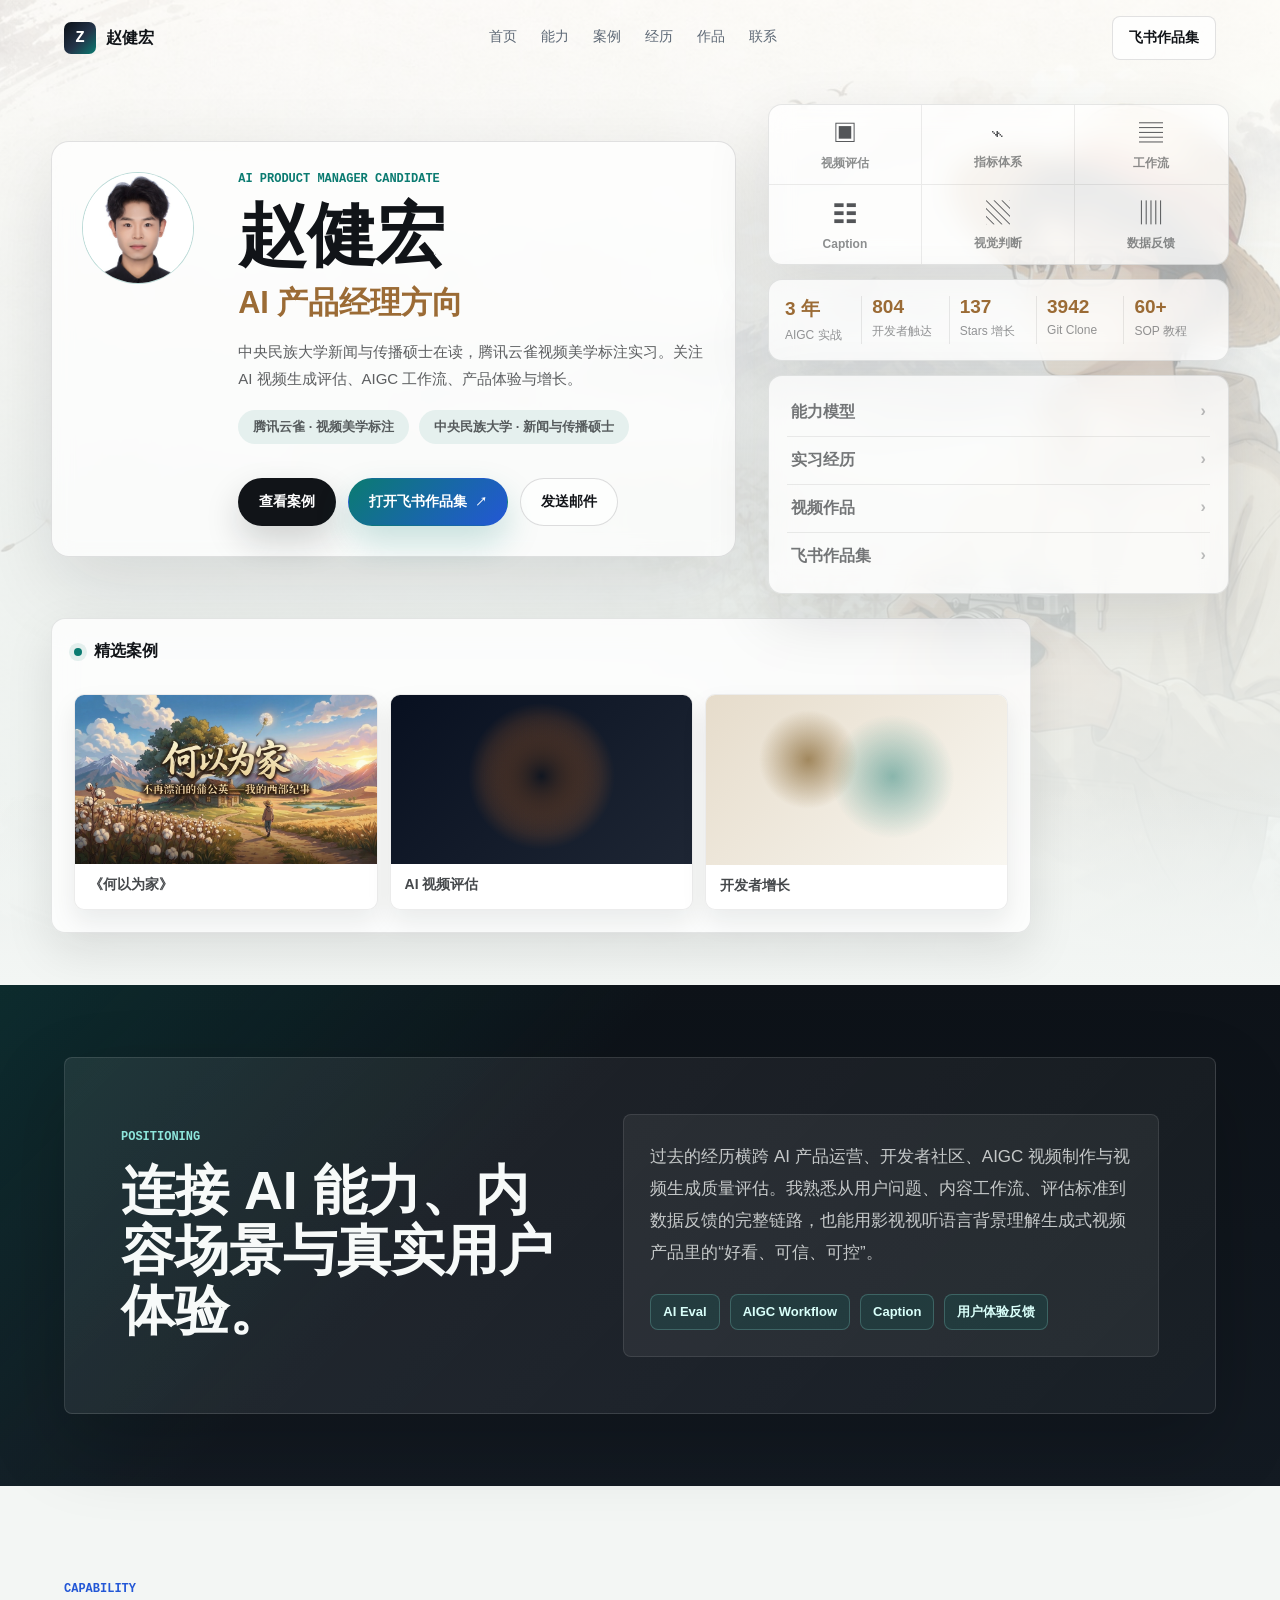
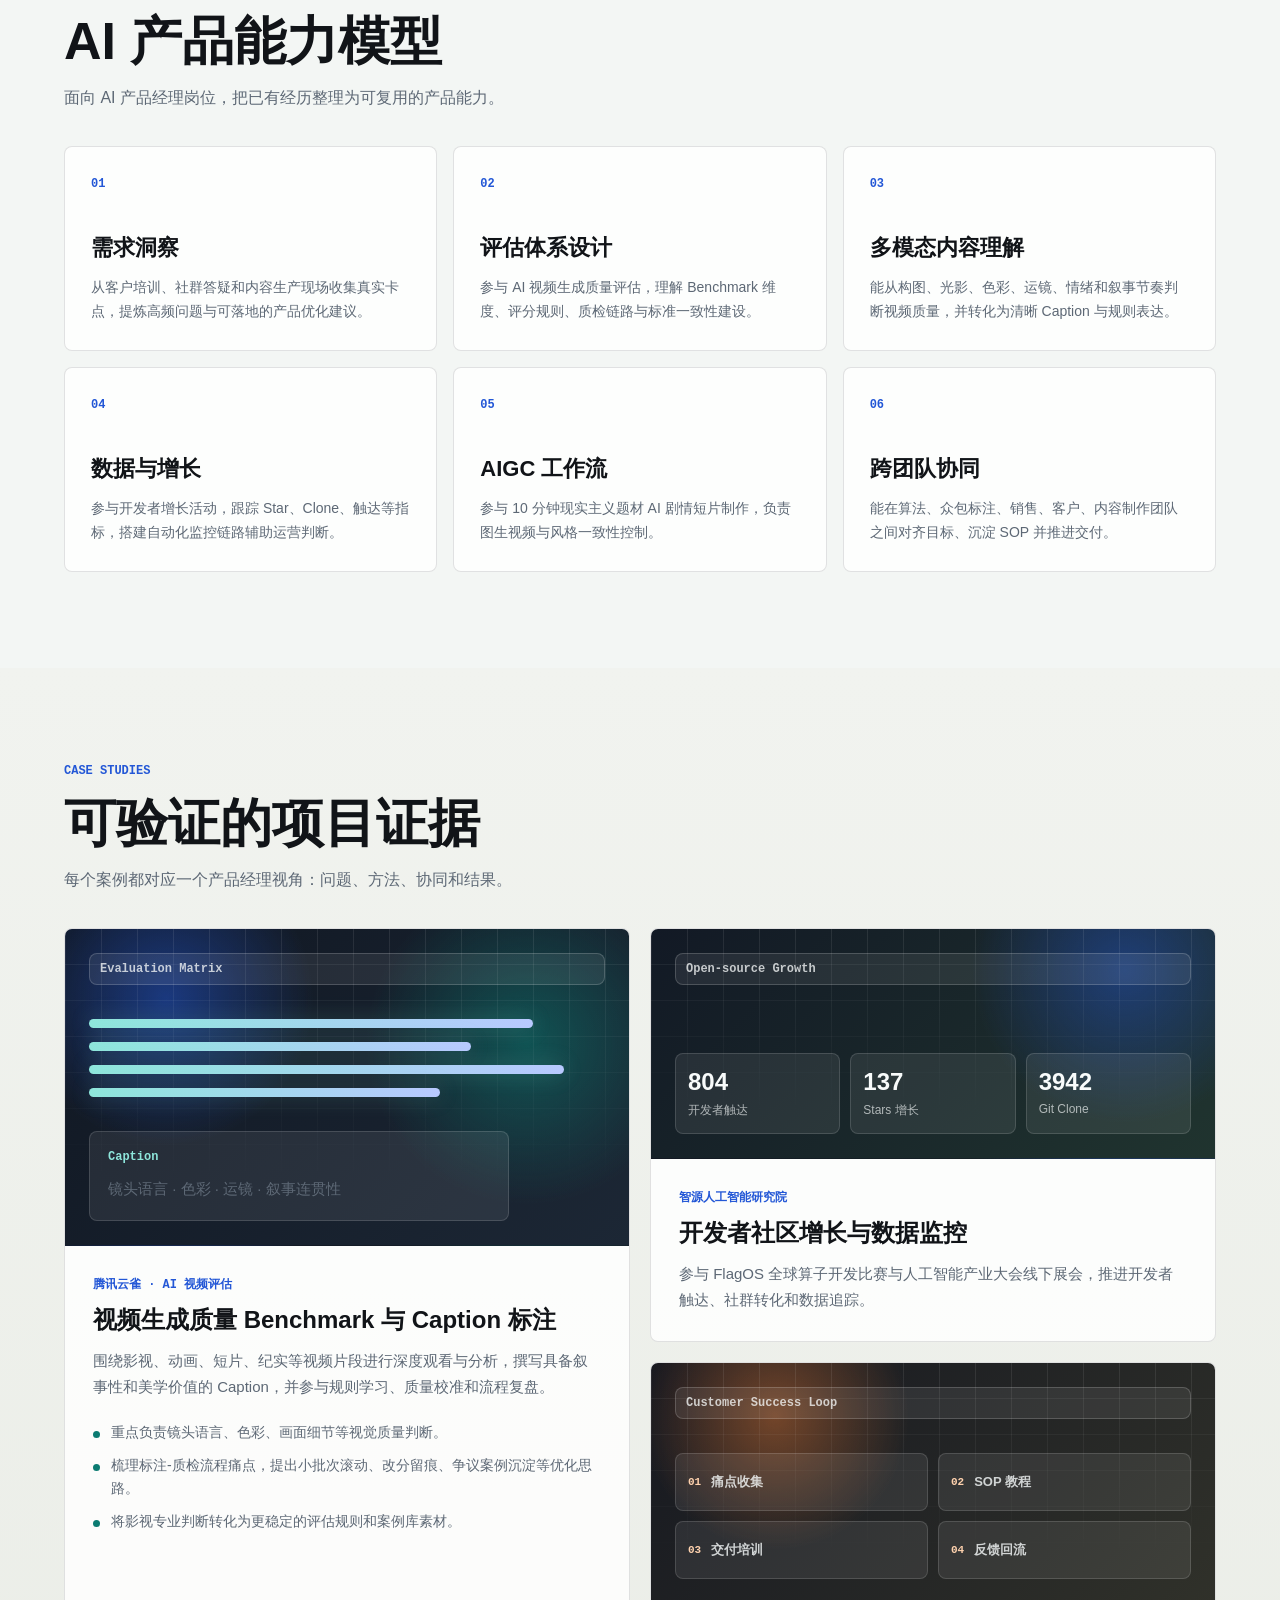
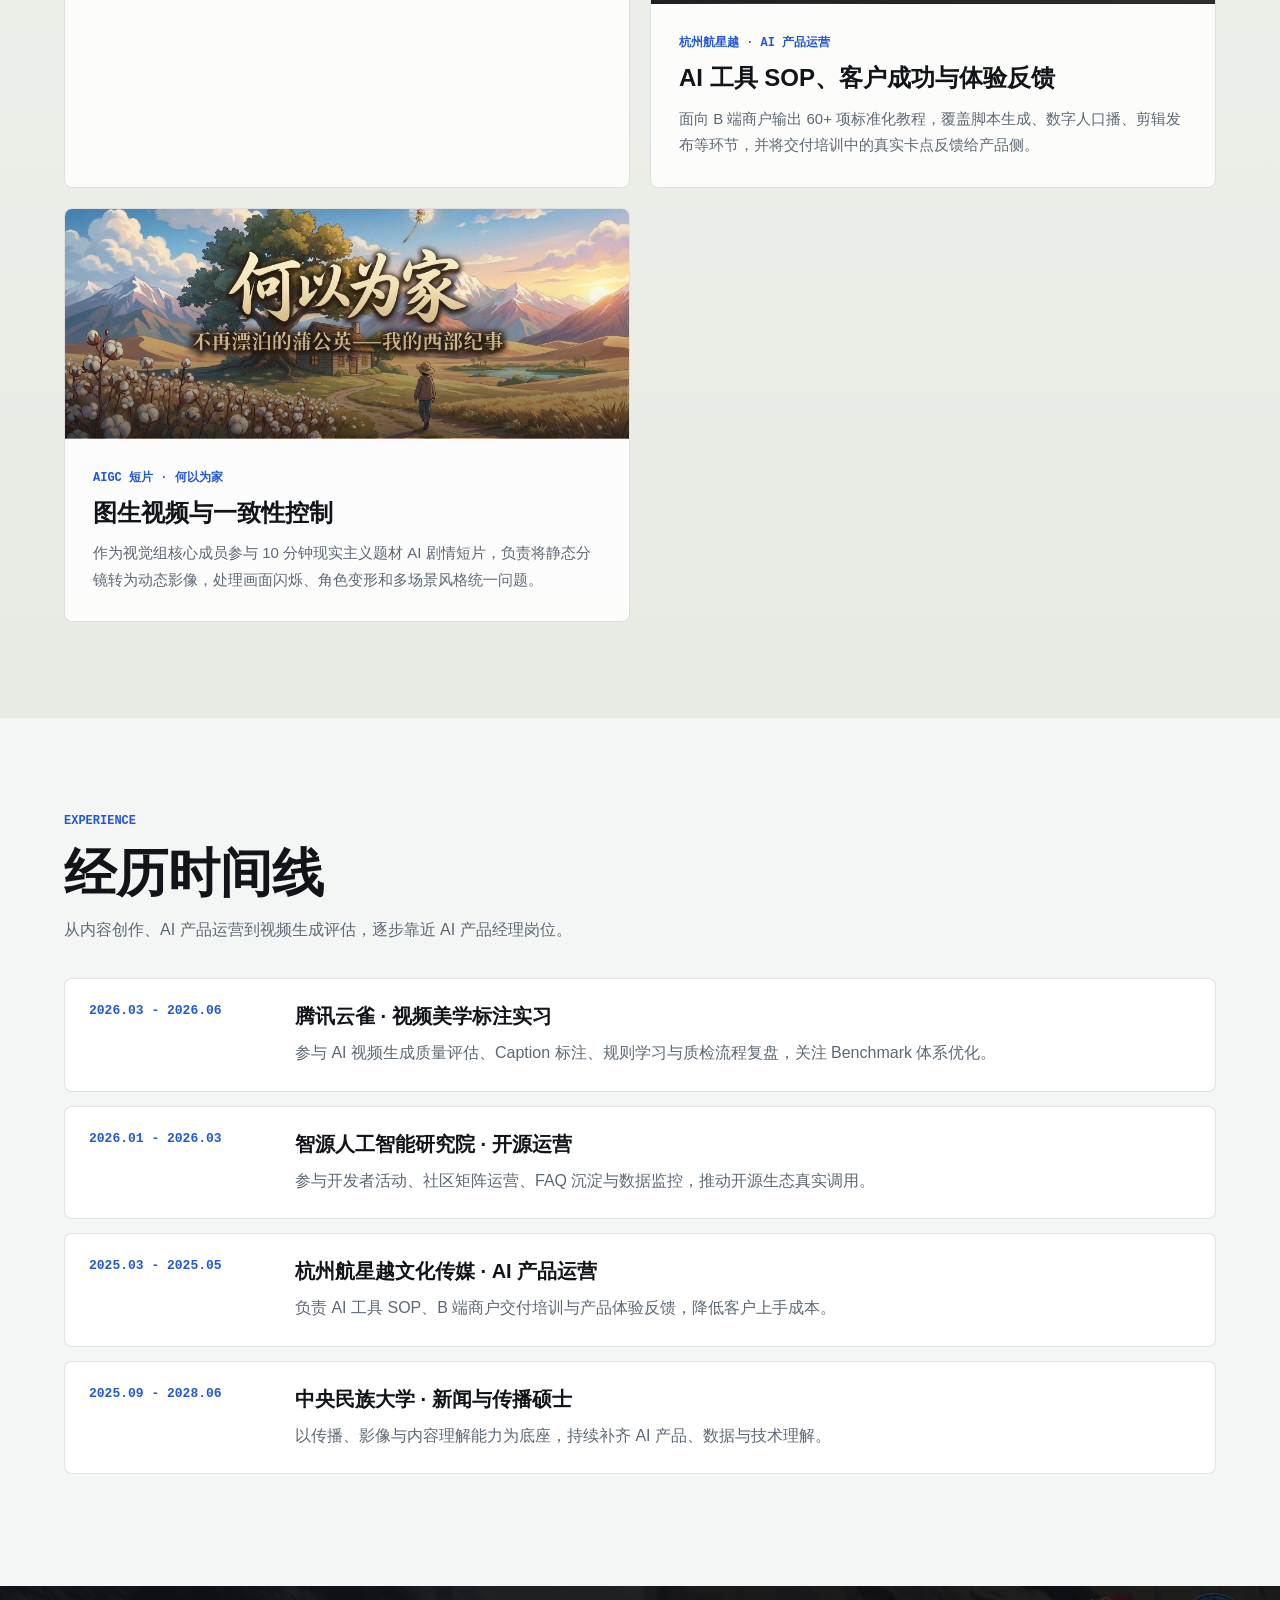
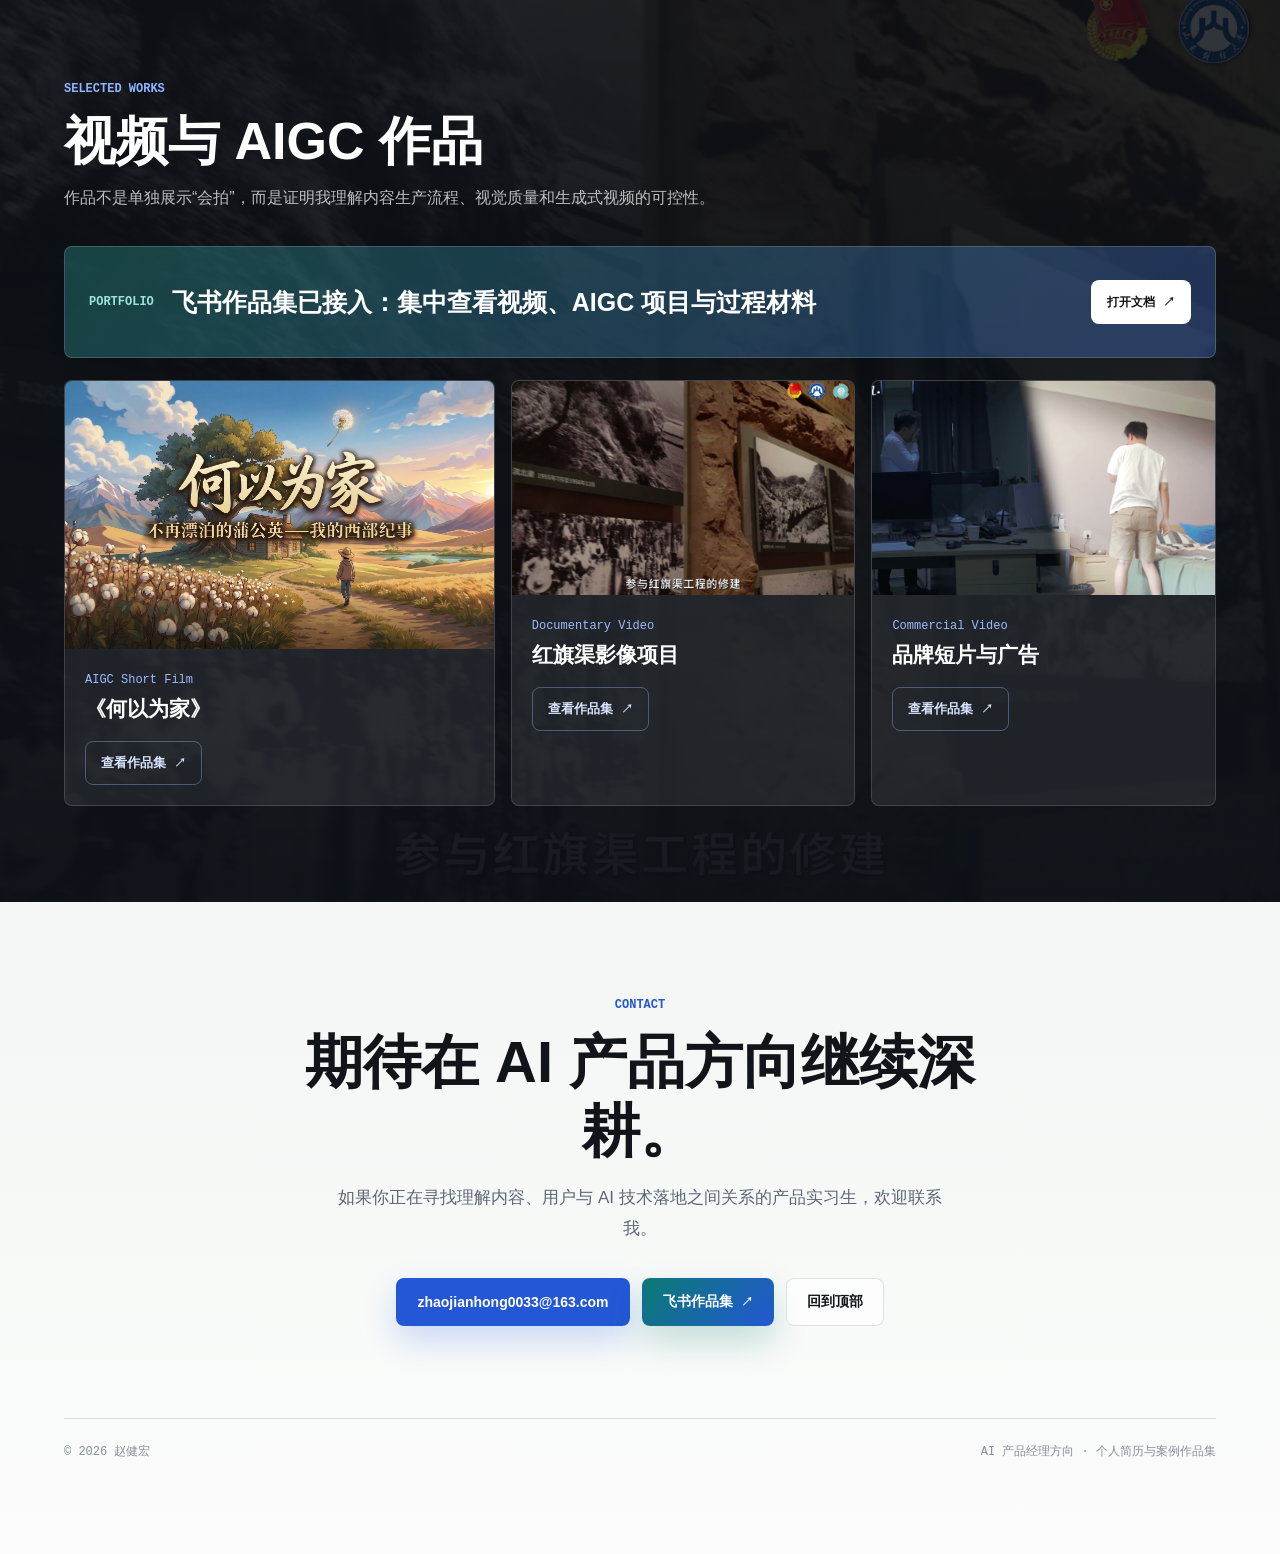
<file: index.html>
<!DOCTYPE html>
<html lang="zh-CN">
<head>
  <meta charset="UTF-8" />
  <meta name="viewport" content="width=device-width, initial-scale=1.0" />
  <title>赵健宏 | AI 产品经理方向</title>
  <meta name="description" content="赵健宏的 AI 产品经理方向个人简历与案例作品集，聚焦 AI 视频评估、AIGC 工作流、产品体验与增长。" />

  <link rel="preload" as="image" href="./assets/images/hero/hero-anime-dashboard.jpg" />
  <link rel="preload" as="style" href="./assets/css/main.css" />
  <link rel="stylesheet" href="./assets/css/main.css" />
  <link rel="icon" href="data:image/svg+xml,%3Csvg xmlns='http://www.w3.org/2000/svg' viewBox='0 0 32 32'%3E%3Crect x='4' y='4' width='24' height='24' rx='7' fill='%232563eb'/%3E%3Ctext x='16' y='21' text-anchor='middle' font-size='13' font-family='Arial' font-weight='700' fill='white'%3EZ%3C/text%3E%3C/svg%3E" />
</head>
<body>
  <a class="skip-link" href="#home">跳到主要内容</a>
  <header class="nav" id="nav">
    <a href="#home" class="nav__logo" aria-label="赵健宏">
      <span class="nav__logo-mark">Z</span>
      <span class="nav__logo-text">赵健宏</span>
    </a>
    <nav class="nav__menu" aria-label="主导航">
      <a href="#home">首页</a>
      <a href="#capability">能力</a>
      <a href="#cases">案例</a>
      <a href="#experience">经历</a>
      <a href="#works">作品</a>
      <a href="#contact">联系</a>
    </nav>
    <a
      href="https://my.feishu.cn/docx/J0PsdDfkHonEjIxxs8wcTpUBnrB?from=from_copylink"
      class="nav__cta"
      target="_blank"
      rel="noopener noreferrer"
    >飞书作品集</a>
  </header>

  <main>
    <section class="hero hero--ink" id="home">
      <div class="hero__bg" aria-hidden="true"></div>
      <div class="hero-dashboard">
        <div class="resume-identity hero__content">
          <img class="avatar-mark" src="./assets/images/profile/profile-photo.jpg" alt="赵健宏证件照" />
          <div class="identity-lines">
            <p class="eyebrow">AI PRODUCT MANAGER CANDIDATE</p>
            <h1 class="hero__title">赵健宏</h1>
            <p class="hero__role">AI 产品经理方向</p>
            <p class="hero__subtitle">
              中央民族大学新闻与传播硕士在读，腾讯云雀视频美学标注实习。关注 AI 视频生成评估、AIGC 工作流、产品体验与增长。
            </p>
            <div class="identity-meta">
              <span>腾讯云雀 · 视频美学标注</span>
              <span>中央民族大学 · 新闻与传播硕士</span>
            </div>
            <div class="hero__actions">
              <a href="#cases" class="btn btn--primary">查看案例</a>
              <a
                href="https://my.feishu.cn/docx/J0PsdDfkHonEjIxxs8wcTpUBnrB?from=from_copylink"
                class="btn btn--portfolio"
                target="_blank"
                rel="noopener noreferrer"
              >打开飞书作品集</a>
              <a href="mailto:zhaojianhong0033@163.com" class="btn btn--ghost">发送邮件</a>
            </div>
          </div>
        </div>

        <div class="hero-preview hero__panel" aria-label="精选案例预览">
          <div class="panel-title"><span></span><b>精选案例</b></div>
          <div class="preview-cards">
            <a class="preview-card" href="#works">
              <img src="./assets/images/cases/home-aigc-cover.jpg" alt="AIGC 短片《何以为家》封面" />
              <span>《何以为家》</span>
            </a>
            <a class="preview-card" href="#cases">
              <span class="preview-card__art preview-card__art--benchmark" aria-hidden="true"></span>
              <span>AI 视频评估</span>
            </a>
            <a class="preview-card" href="#cases">
              <span class="preview-card__art preview-card__art--growth" aria-hidden="true"></span>
              <span>开发者增长</span>
            </a>
          </div>
        </div>

        <aside class="hero-side" aria-label="能力与数据概览">
          <div class="tool-grid">
            <span>▣<b>视频评估</b></span>
            <span>⌁<b>指标体系</b></span>
            <span>▤<b>工作流</b></span>
            <span>☷<b>Caption</b></span>
            <span>▧<b>视觉判断</b></span>
            <span>▥<b>数据反馈</b></span>
          </div>
          <dl class="hero-stats">
            <div><dt>3 年</dt><dd>AIGC 实战</dd></div>
            <div><dt>804</dt><dd>开发者触达</dd></div>
            <div><dt>137</dt><dd>Stars 增长</dd></div>
            <div><dt>3942</dt><dd>Git Clone</dd></div>
            <div><dt>60+</dt><dd>SOP 教程</dd></div>
          </dl>
          <div class="quick-list">
            <a href="#capability"><span>能力模型</span></a>
            <a href="#experience"><span>实习经历</span></a>
            <a href="#works"><span>视频作品</span></a>
            <a
              href="https://my.feishu.cn/docx/J0PsdDfkHonEjIxxs8wcTpUBnrB?from=from_copylink"
              target="_blank"
              rel="noopener noreferrer"
            ><span>飞书作品集</span></a>
          </div>
        </aside>
      </div>
    </section>

    <section class="section section--summary" id="about">
      <div class="summary">
        <div class="summary__intro">
          <p class="eyebrow">POSITIONING</p>
          <h2>连接 AI 能力、内容场景与真实用户体验。</h2>
        </div>
        <div class="summary__body">
          <p>
            过去的经历横跨 AI 产品运营、开发者社区、AIGC 视频制作与视频生成质量评估。我熟悉从用户问题、内容工作流、评估标准到数据反馈的完整链路，也能用影视视听语言背景理解生成式视频产品里的“好看、可信、可控”。
          </p>
          <div class="summary__tags" aria-label="定位关键词">
            <span>AI Eval</span>
            <span>AIGC Workflow</span>
            <span>Caption</span>
            <span>用户体验反馈</span>
          </div>
        </div>
      </div>
    </section>

    <section class="section" id="capability">
      <div class="section__head">
        <p class="eyebrow">CAPABILITY</p>
        <h2>AI 产品能力模型</h2>
        <p>面向 AI 产品经理岗位，把已有经历整理为可复用的产品能力。</p>
      </div>

      <div class="capability-grid">
        <article class="capability-card">
          <span>01</span>
          <h3>需求洞察</h3>
          <p>从客户培训、社群答疑和内容生产现场收集真实卡点，提炼高频问题与可落地的产品优化建议。</p>
        </article>
        <article class="capability-card">
          <span>02</span>
          <h3>评估体系设计</h3>
          <p>参与 AI 视频生成质量评估，理解 Benchmark 维度、评分规则、质检链路与标准一致性建设。</p>
        </article>
        <article class="capability-card">
          <span>03</span>
          <h3>多模态内容理解</h3>
          <p>能从构图、光影、色彩、运镜、情绪和叙事节奏判断视频质量，并转化为清晰 Caption 与规则表达。</p>
        </article>
        <article class="capability-card">
          <span>04</span>
          <h3>数据与增长</h3>
          <p>参与开发者增长活动，跟踪 Star、Clone、触达等指标，搭建自动化监控链路辅助运营判断。</p>
        </article>
        <article class="capability-card">
          <span>05</span>
          <h3>AIGC 工作流</h3>
          <p>参与 10 分钟现实主义题材 AI 剧情短片制作，负责图生视频与风格一致性控制。</p>
        </article>
        <article class="capability-card">
          <span>06</span>
          <h3>跨团队协同</h3>
          <p>能在算法、众包标注、销售、客户、内容制作团队之间对齐目标、沉淀 SOP 并推进交付。</p>
        </article>
      </div>
    </section>

    <section class="section section--soft" id="cases">
      <div class="section__head">
        <p class="eyebrow">CASE STUDIES</p>
        <h2>可验证的项目证据</h2>
        <p>每个案例都对应一个产品经理视角：问题、方法、协同和结果。</p>
      </div>

      <div class="case-grid">
        <article class="case-card case-card--feature">
          <div class="evidence-panel evidence-panel--benchmark" aria-hidden="true">
            <span>Evaluation Matrix</span>
            <div class="score-lines">
              <i style="--w: 86%"></i>
              <i style="--w: 74%"></i>
              <i style="--w: 92%"></i>
              <i style="--w: 68%"></i>
            </div>
            <div class="caption-sample">
              <b>Caption</b>
              <p>镜头语言 · 色彩 · 运镜 · 叙事连贯性</p>
            </div>
          </div>
          <div class="case-card__body">
            <span class="case-card__tag">腾讯云雀 · AI 视频评估</span>
            <h3>视频生成质量 Benchmark 与 Caption 标注</h3>
            <p>围绕影视、动画、短片、纪实等视频片段进行深度观看与分析，撰写具备叙事性和美学价值的 Caption，并参与规则学习、质量校准和流程复盘。</p>
            <ul class="case-points">
              <li>重点负责镜头语言、色彩、画面细节等视觉质量判断。</li>
              <li>梳理标注-质检流程痛点，提出小批次滚动、改分留痕、争议案例沉淀等优化思路。</li>
              <li>将影视专业判断转化为更稳定的评估规则和案例库素材。</li>
            </ul>
          </div>
        </article>

        <article class="case-card">
          <div class="evidence-panel evidence-panel--growth" aria-hidden="true">
            <span>Open-source Growth</span>
            <dl>
              <div><dt>804</dt><dd>开发者触达</dd></div>
              <div><dt>137</dt><dd>Stars 增长</dd></div>
              <div><dt>3942</dt><dd>Git Clone</dd></div>
            </dl>
          </div>
          <div class="case-card__body">
            <span class="case-card__tag">智源人工智能研究院</span>
            <h3>开发者社区增长与数据监控</h3>
            <p>参与 FlagOS 全球算子开发比赛与人工智能产业大会线下展会，推进开发者触达、社群转化和数据追踪。</p>
          </div>
        </article>

        <article class="case-card">
          <div class="evidence-panel evidence-panel--ops" aria-hidden="true">
            <span>Customer Success Loop</span>
            <ol>
              <li>痛点收集</li>
              <li>SOP 教程</li>
              <li>交付培训</li>
              <li>反馈回流</li>
            </ol>
          </div>
          <div class="case-card__body">
            <span class="case-card__tag">杭州航星越 · AI 产品运营</span>
            <h3>AI 工具 SOP、客户成功与体验反馈</h3>
            <p>面向 B 端商户输出 60+ 项标准化教程，覆盖脚本生成、数字人口播、剪辑发布等环节，并将交付培训中的真实卡点反馈给产品侧。</p>
          </div>
        </article>

        <article class="case-card">
          <div class="case-card__media case-card__media--aigc"></div>
          <div class="case-card__body">
            <span class="case-card__tag">AIGC 短片 · 何以为家</span>
            <h3>图生视频与一致性控制</h3>
            <p>作为视觉组核心成员参与 10 分钟现实主义题材 AI 剧情短片，负责将静态分镜转为动态影像，处理画面闪烁、角色变形和多场景风格统一问题。</p>
          </div>
        </article>
      </div>
    </section>

    <section class="section" id="experience">
      <div class="section__head">
        <p class="eyebrow">EXPERIENCE</p>
        <h2>经历时间线</h2>
        <p>从内容创作、AI 产品运营到视频生成评估，逐步靠近 AI 产品经理岗位。</p>
      </div>

      <ol class="timeline">
        <li class="timeline__item">
          <time>2026.03 - 2026.06</time>
          <div>
            <h3>腾讯云雀 · 视频美学标注实习</h3>
            <p>参与 AI 视频生成质量评估、Caption 标注、规则学习与质检流程复盘，关注 Benchmark 体系优化。</p>
          </div>
        </li>
        <li class="timeline__item">
          <time>2026.01 - 2026.03</time>
          <div>
            <h3>智源人工智能研究院 · 开源运营</h3>
            <p>参与开发者活动、社区矩阵运营、FAQ 沉淀与数据监控，推动开源生态真实调用。</p>
          </div>
        </li>
        <li class="timeline__item">
          <time>2025.03 - 2025.05</time>
          <div>
            <h3>杭州航星越文化传媒 · AI 产品运营</h3>
            <p>负责 AI 工具 SOP、B 端商户交付培训与产品体验反馈，降低客户上手成本。</p>
          </div>
        </li>
        <li class="timeline__item">
          <time>2025.09 - 2028.06</time>
          <div>
            <h3>中央民族大学 · 新闻与传播硕士</h3>
            <p>以传播、影像与内容理解能力为底座，持续补齐 AI 产品、数据与技术理解。</p>
          </div>
        </li>
      </ol>
    </section>

    <section class="section section--cinema" id="works">
      <div class="section__head section__head--dark">
        <p class="eyebrow">SELECTED WORKS</p>
        <h2>视频与 AIGC 作品</h2>
        <p>作品不是单独展示“会拍”，而是证明我理解内容生产流程、视觉质量和生成式视频的可控性。</p>
      </div>

      <a
        class="portfolio-banner"
        href="https://my.feishu.cn/docx/J0PsdDfkHonEjIxxs8wcTpUBnrB?from=from_copylink"
        target="_blank"
        rel="noopener noreferrer"
      >
        <span class="portfolio-banner__kicker">PORTFOLIO</span>
        <strong>飞书作品集已接入：集中查看视频、AIGC 项目与过程材料</strong>
        <span class="portfolio-banner__action">打开文档</span>
      </a>

      <div class="works-strip">
        <article class="work-tile">
          <img src="./assets/images/cases/home-aigc-cover.jpg" alt="AIGC 短片《何以为家》封面" />
          <div>
            <span>AIGC Short Film</span>
            <h3>《何以为家》</h3>
            <a
              class="work-link"
              href="https://my.feishu.cn/docx/J0PsdDfkHonEjIxxs8wcTpUBnrB?from=from_copylink"
              target="_blank"
              rel="noopener noreferrer"
            >查看作品集</a>
          </div>
        </article>
        <article class="work-tile">
          <img src="./assets/images/cases/video-documentary-frame.jpg" alt="红旗渠纪录影像静帧" />
          <div>
            <span>Documentary Video</span>
            <h3>红旗渠影像项目</h3>
            <a
              class="work-link"
              href="https://my.feishu.cn/docx/J0PsdDfkHonEjIxxs8wcTpUBnrB?from=from_copylink"
              target="_blank"
              rel="noopener noreferrer"
            >查看作品集</a>
          </div>
        </article>
        <article class="work-tile">
          <img src="./assets/images/cases/video-commercial-frame.jpg" alt="商业视频静帧" />
          <div>
            <span>Commercial Video</span>
            <h3>品牌短片与广告</h3>
            <a
              class="work-link"
              href="https://my.feishu.cn/docx/J0PsdDfkHonEjIxxs8wcTpUBnrB?from=from_copylink"
              target="_blank"
              rel="noopener noreferrer"
            >查看作品集</a>
          </div>
        </article>
      </div>
    </section>

    <section class="section contact" id="contact">
      <div class="contact__inner">
        <p class="eyebrow">CONTACT</p>
        <h2>期待在 AI 产品方向继续深耕。</h2>
        <p>如果你正在寻找理解内容、用户与 AI 技术落地之间关系的产品实习生，欢迎联系我。</p>
        <div class="contact__actions">
          <a href="mailto:zhaojianhong0033@163.com" class="btn btn--primary">zhaojianhong0033@163.com</a>
          <a
            href="https://my.feishu.cn/docx/J0PsdDfkHonEjIxxs8wcTpUBnrB?from=from_copylink"
            class="btn btn--portfolio"
            target="_blank"
            rel="noopener noreferrer"
          >飞书作品集</a>
          <a href="#home" class="btn btn--ghost">回到顶部</a>
        </div>
      </div>
      <footer class="footer">
        <span>© 2026 赵健宏</span>
        <span>AI 产品经理方向 · 个人简历与案例作品集</span>
      </footer>
    </section>
  </main>

  <script src="./assets/js/main.js" defer></script>
</body>
</html>
</file>
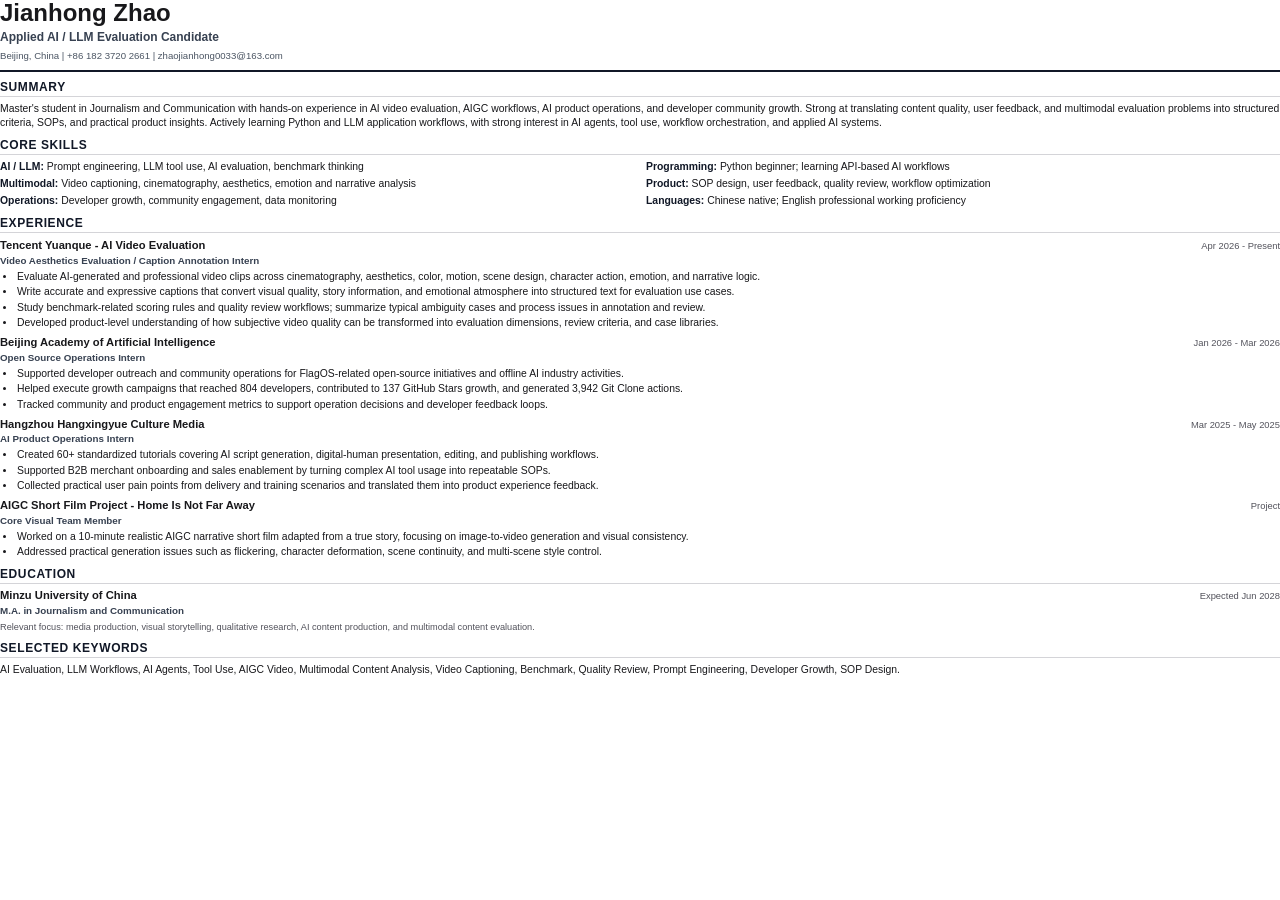
<file: binance-ai-resume.html>
<!DOCTYPE html>
<html lang="en">
<head>
  <meta charset="UTF-8" />
  <title>Jianhong Zhao - Applied AI Resume</title>
  <style>
    @page {
      size: A4;
      margin: 13mm 14mm;
    }

    * {
      box-sizing: border-box;
    }

    body {
      margin: 0;
      color: #18181b;
      background: #fff;
      font-family: Arial, Helvetica, sans-serif;
      font-size: 10.4px;
      line-height: 1.34;
    }

    h1, h2, h3, p {
      margin: 0;
    }

    .header {
      border-bottom: 2px solid #111827;
      padding-bottom: 7px;
      margin-bottom: 9px;
    }

    h1 {
      font-size: 24px;
      letter-spacing: 0;
      line-height: 1.1;
    }

    .role {
      margin-top: 3px;
      font-size: 12px;
      font-weight: 700;
      color: #374151;
    }

    .contact {
      margin-top: 5px;
      color: #4b5563;
      font-size: 9.6px;
    }

    section {
      margin-top: 9px;
    }

    h2 {
      font-size: 12px;
      line-height: 1;
      color: #111827;
      text-transform: uppercase;
      letter-spacing: .6px;
      border-bottom: 1px solid #d4d4d8;
      padding-bottom: 3px;
      margin-bottom: 5px;
    }

    .summary {
      font-size: 10.4px;
    }

    .skills {
      display: grid;
      grid-template-columns: 1fr 1fr;
      column-gap: 12px;
      row-gap: 3px;
    }

    .skill-line strong {
      color: #111827;
    }

    .item {
      margin-top: 6px;
    }

    .item:first-child {
      margin-top: 0;
    }

    .item-head {
      display: flex;
      justify-content: space-between;
      gap: 10px;
      align-items: baseline;
    }

    h3 {
      font-size: 11.2px;
      line-height: 1.2;
    }

    .meta {
      color: #52525b;
      font-size: 9.4px;
      white-space: nowrap;
    }

    .sub {
      margin-top: 1px;
      color: #374151;
      font-weight: 700;
      font-size: 9.8px;
    }

    ul {
      margin: 3px 0 0 16px;
      padding: 0;
    }

    li {
      margin: 1.5px 0;
      padding-left: 1px;
    }

    .education-grid {
      display: grid;
      grid-template-columns: 1fr auto;
      gap: 8px;
      align-items: baseline;
    }

    .note {
      color: #52525b;
      font-size: 9.2px;
      margin-top: 4px;
    }
  </style>
</head>
<body>
  <header class="header">
    <h1>Jianhong Zhao</h1>
    <p class="role">Applied AI / LLM Evaluation Candidate</p>
    <p class="contact">
      Beijing, China | +86 182 3720 2661 | zhaojianhong0033@163.com
    </p>
  </header>

  <section>
    <h2>Summary</h2>
    <p class="summary">
      Master&apos;s student in Journalism and Communication with hands-on experience in AI video evaluation,
      AIGC workflows, AI product operations, and developer community growth. Strong at translating content
      quality, user feedback, and multimodal evaluation problems into structured criteria, SOPs, and practical
      product insights. Actively learning Python and LLM application workflows, with strong interest in AI agents,
      tool use, workflow orchestration, and applied AI systems.
    </p>
  </section>

  <section>
    <h2>Core Skills</h2>
    <div class="skills">
      <p class="skill-line"><strong>AI / LLM:</strong> Prompt engineering, LLM tool use, AI evaluation, benchmark thinking</p>
      <p class="skill-line"><strong>Programming:</strong> Python beginner; learning API-based AI workflows</p>
      <p class="skill-line"><strong>Multimodal:</strong> Video captioning, cinematography, aesthetics, emotion and narrative analysis</p>
      <p class="skill-line"><strong>Product:</strong> SOP design, user feedback, quality review, workflow optimization</p>
      <p class="skill-line"><strong>Operations:</strong> Developer growth, community engagement, data monitoring</p>
      <p class="skill-line"><strong>Languages:</strong> Chinese native; English professional working proficiency</p>
    </div>
  </section>

  <section>
    <h2>Experience</h2>

    <div class="item">
      <div class="item-head">
        <h3>Tencent Yuanque - AI Video Evaluation</h3>
        <p class="meta">Apr 2026 - Present</p>
      </div>
      <p class="sub">Video Aesthetics Evaluation / Caption Annotation Intern</p>
      <ul>
        <li>Evaluate AI-generated and professional video clips across cinematography, aesthetics, color, motion, scene design, character action, emotion, and narrative logic.</li>
        <li>Write accurate and expressive captions that convert visual quality, story information, and emotional atmosphere into structured text for evaluation use cases.</li>
        <li>Study benchmark-related scoring rules and quality review workflows; summarize typical ambiguity cases and process issues in annotation and review.</li>
        <li>Developed product-level understanding of how subjective video quality can be transformed into evaluation dimensions, review criteria, and case libraries.</li>
      </ul>
    </div>

    <div class="item">
      <div class="item-head">
        <h3>Beijing Academy of Artificial Intelligence</h3>
        <p class="meta">Jan 2026 - Mar 2026</p>
      </div>
      <p class="sub">Open Source Operations Intern</p>
      <ul>
        <li>Supported developer outreach and community operations for FlagOS-related open-source initiatives and offline AI industry activities.</li>
        <li>Helped execute growth campaigns that reached 804 developers, contributed to 137 GitHub Stars growth, and generated 3,942 Git Clone actions.</li>
        <li>Tracked community and product engagement metrics to support operation decisions and developer feedback loops.</li>
      </ul>
    </div>

    <div class="item">
      <div class="item-head">
        <h3>Hangzhou Hangxingyue Culture Media</h3>
        <p class="meta">Mar 2025 - May 2025</p>
      </div>
      <p class="sub">AI Product Operations Intern</p>
      <ul>
        <li>Created 60+ standardized tutorials covering AI script generation, digital-human presentation, editing, and publishing workflows.</li>
        <li>Supported B2B merchant onboarding and sales enablement by turning complex AI tool usage into repeatable SOPs.</li>
        <li>Collected practical user pain points from delivery and training scenarios and translated them into product experience feedback.</li>
      </ul>
    </div>

    <div class="item">
      <div class="item-head">
        <h3>AIGC Short Film Project - Home Is Not Far Away</h3>
        <p class="meta">Project</p>
      </div>
      <p class="sub">Core Visual Team Member</p>
      <ul>
        <li>Worked on a 10-minute realistic AIGC narrative short film adapted from a true story, focusing on image-to-video generation and visual consistency.</li>
        <li>Addressed practical generation issues such as flickering, character deformation, scene continuity, and multi-scene style control.</li>
      </ul>
    </div>
  </section>

  <section>
    <h2>Education</h2>
    <div class="education-grid">
      <div>
        <h3>Minzu University of China</h3>
        <p class="sub">M.A. in Journalism and Communication</p>
      </div>
      <p class="meta">Expected Jun 2028</p>
    </div>
    <p class="note">Relevant focus: media production, visual storytelling, qualitative research, AI content production, and multimodal content evaluation.</p>
  </section>

  <section>
    <h2>Selected Keywords</h2>
    <p class="summary">
      AI Evaluation, LLM Workflows, AI Agents, Tool Use, AIGC Video, Multimodal Content Analysis,
      Video Captioning, Benchmark, Quality Review, Prompt Engineering, Developer Growth, SOP Design.
    </p>
  </section>
</body>
</html>
</file>
<file: assets/css/main.css>
:root {
  color-scheme: light;
  --bg: #f3f6f4;
  --surface: #ffffff;
  --surface-2: #e9eee9;
  --ink: #111418;
  --muted: #5d6875;
  --soft: #87909c;
  --line: rgba(17, 20, 24, 0.12);
  --blue: #2357d6;
  --blue-dark: #183d9e;
  --green: #0b7b71;
  --orange: #b8642f;
  --copper: #9b6b35;
  --dark: #0c1117;
  --dark-2: #151b23;
  --max: 1180px;
  --pad: clamp(20px, 5vw, 72px);
  --radius: 8px;
  --shadow: 0 24px 70px rgba(17, 20, 24, 0.12);
  --font-sans: "Avenir Next", "PingFang SC", "Microsoft YaHei", -apple-system, BlinkMacSystemFont, "Helvetica Neue", Arial, sans-serif;
  --font-display: "Songti SC", "STSong", "Noto Serif CJK SC", "Source Han Serif SC", serif;
  --font-mono: "SF Mono", "JetBrains Mono", Menlo, Consolas, monospace;
  --ease: cubic-bezier(.22,.61,.36,1);
}

* { box-sizing: border-box; }

html {
  scroll-behavior: smooth;
  background: var(--bg);
}

body {
  margin: 0;
  color: var(--ink);
  font-family: var(--font-sans);
  -webkit-font-smoothing: antialiased;
  text-rendering: optimizeLegibility;
  overflow-x: hidden;
}

a { color: inherit; text-decoration: none; }
img { display: block; max-width: 100%; }
button { font: inherit; }
::selection { background: var(--blue); color: #fff; }

:focus-visible {
  outline: 3px solid rgba(35, 87, 214, .38);
  outline-offset: 3px;
}

.skip-link {
  position: fixed;
  top: 12px;
  left: 12px;
  z-index: 100;
  transform: translateY(-160%);
  padding: 10px 14px;
  border-radius: var(--radius);
  color: #fff;
  background: var(--dark);
  font-size: 14px;
  font-weight: 800;
  transition: transform .2s var(--ease);
}

.skip-link:focus {
  transform: translateY(0);
}

.nav {
  position: fixed;
  inset: 0 0 auto;
  z-index: 50;
  display: flex;
  align-items: center;
  justify-content: space-between;
  gap: 20px;
  padding: 16px var(--pad);
  border-bottom: 1px solid transparent;
  transition: background .25s var(--ease), border-color .25s var(--ease), box-shadow .25s var(--ease);
}

.nav.is-scrolled {
  background: rgba(243, 246, 244, 0.9);
  border-bottom-color: var(--line);
  box-shadow: 0 10px 30px rgba(22, 24, 29, 0.06);
  backdrop-filter: blur(18px) saturate(140%);
  -webkit-backdrop-filter: blur(18px) saturate(140%);
}

.nav__logo {
  display: inline-flex;
  align-items: center;
  gap: 10px;
  font-weight: 800;
}

.nav__logo-mark {
  width: 32px;
  height: 32px;
  display: grid;
  place-items: center;
  border-radius: 7px;
  color: #fff;
  background:
    linear-gradient(135deg, var(--dark), #233348 54%, var(--green));
  font-family: var(--font-mono);
}

.nav__logo-text {
  letter-spacing: 0;
}

.nav__menu {
  display: flex;
  align-items: center;
  gap: 24px;
  color: var(--muted);
  font-size: 14px;
}

.nav__menu a {
  padding: 8px 0;
  border-bottom: 2px solid transparent;
  transition: color .2s var(--ease), border-color .2s var(--ease);
}

.nav__menu a:hover,
.nav__menu a[aria-current="true"] {
  color: var(--ink);
  border-bottom-color: var(--green);
}

.nav__cta {
  min-height: 44px;
  display: inline-flex;
  align-items: center;
  padding: 10px 16px;
  border: 1px solid var(--line);
  border-radius: var(--radius);
  background: rgba(255, 255, 255, 0.74);
  color: var(--ink);
  font-size: 14px;
  font-weight: 700;
  transition: transform .22s var(--ease), border-color .22s var(--ease), background .22s var(--ease);
}

.nav__cta:hover {
  transform: translateY(-2px);
  border-color: rgba(11, 123, 113, .38);
  background: #fff;
}

.hero {
  position: relative;
  min-height: 100vh;
  padding: 128px var(--pad) 88px;
  overflow: hidden;
}

.hero__bg {
  position: absolute;
  inset: 0;
  z-index: -1;
  background:
    linear-gradient(120deg, rgba(37, 99, 235, .12), transparent 34%),
    radial-gradient(circle at 84% 24%, rgba(15, 118, 110, .16), transparent 28%),
    linear-gradient(180deg, #fbfaf7 0%, var(--bg) 74%);
}

.hero__grid {
  max-width: var(--max);
  margin: 0 auto;
  display: grid;
  grid-template-columns: minmax(0, 1.08fr) minmax(360px, .72fr);
  gap: clamp(36px, 6vw, 76px);
  align-items: center;
}

.eyebrow {
  margin: 0 0 16px;
  color: var(--blue);
  font-family: var(--font-mono);
  font-size: 12px;
  font-weight: 800;
  letter-spacing: 0;
  text-transform: uppercase;
}

.hero h1 {
  margin: 0;
  max-width: 760px;
  font-size: clamp(46px, 8vw, 92px);
  line-height: 1.02;
  letter-spacing: 0;
}

.hero h1 span {
  color: var(--blue);
}

.hero__subtitle {
  max-width: 720px;
  margin: 28px 0 0;
  color: var(--muted);
  font-size: clamp(17px, 2vw, 21px);
  line-height: 1.78;
}

.hero__actions,
.contact__actions {
  display: flex;
  flex-wrap: wrap;
  gap: 12px;
  margin-top: 34px;
}

.btn {
  display: inline-flex;
  align-items: center;
  justify-content: center;
  min-height: 48px;
  padding: 13px 20px;
  border-radius: var(--radius);
  border: 1px solid transparent;
  font-weight: 800;
  font-size: 14px;
  transition: transform .22s var(--ease), box-shadow .22s var(--ease), background .22s var(--ease);
}

.btn:hover {
  transform: translateY(-2px);
}

.btn--primary {
  color: #fff;
  background: var(--blue);
  box-shadow: 0 14px 32px rgba(37, 99, 235, 0.22);
}

.btn--primary:hover { background: var(--blue-dark); }

.btn--ghost {
  color: var(--ink);
  background: rgba(255,255,255,.66);
  border-color: var(--line);
}

.btn--portfolio {
  color: #fff;
  background: linear-gradient(135deg, var(--green), #2357d6);
  box-shadow: 0 16px 34px rgba(11, 123, 113, .22);
}

.btn--portfolio::after {
  content: "↗";
  margin-left: 8px;
  font-size: 12px;
}

.btn--portfolio:hover {
  box-shadow: 0 20px 42px rgba(35, 87, 214, .22);
}

.hero__panel {
  display: grid;
  gap: 16px;
}

.profile-card,
.flow-card,
.capability-card,
.case-card {
  border: 1px solid var(--line);
  border-radius: var(--radius);
  background: rgba(255, 255, 255, .82);
  box-shadow: var(--shadow);
}

.profile-card {
  padding: 26px;
}

.profile-card__top,
.profile-card__name {
  display: flex;
  justify-content: space-between;
  gap: 16px;
}

.profile-card__top {
  color: var(--soft);
  font-family: var(--font-mono);
  font-size: 12px;
  letter-spacing: 0;
}

.profile-card__top b {
  color: var(--blue);
}

.profile-card__name {
  align-items: end;
  margin-top: 38px;
  padding-bottom: 22px;
  border-bottom: 1px solid var(--line);
}

.profile-card__name strong {
  font-size: 34px;
}

.profile-card__name span {
  max-width: 160px;
  color: var(--muted);
  font-size: 13px;
  line-height: 1.5;
  text-align: right;
}

.metrics {
  display: grid;
  grid-template-columns: repeat(3, 1fr);
  gap: 12px;
  margin: 22px 0 0;
}

.metrics div {
  padding: 16px 10px;
  background: #f3f6fb;
  border-radius: var(--radius);
}

.metrics dt {
  margin: 0;
  color: var(--ink);
  font-size: 25px;
  font-weight: 900;
}

.metrics dd {
  margin: 6px 0 0;
  color: var(--muted);
  font-size: 12px;
  line-height: 1.45;
}

.flow-card {
  padding: 24px;
  background: var(--dark);
  color: #fff;
}

.flow-card__label {
  color: #8fb3ff;
  font-family: var(--font-mono);
  font-size: 12px;
  letter-spacing: 0;
}

.flow-card ol {
  margin: 18px 0 0;
  padding: 0;
  list-style: none;
  display: grid;
  gap: 12px;
  counter-reset: flow;
}

.flow-card li {
  counter-increment: flow;
  display: flex;
  align-items: center;
  gap: 12px;
  color: rgba(255,255,255,.82);
}

.flow-card li::before {
  content: counter(flow, decimal-leading-zero);
  width: 34px;
  height: 26px;
  display: grid;
  place-items: center;
  border-radius: 6px;
  background: rgba(255,255,255,.1);
  color: #fff;
  font-family: var(--font-mono);
  font-size: 11px;
}

.section {
  padding: 96px var(--pad);
  scroll-margin-top: 72px;
}

.section--summary {
  padding-block: 72px;
  color: #f7faf9;
  background:
    linear-gradient(135deg, rgba(11,123,113,.24), transparent 38%),
    linear-gradient(180deg, #0d1218, #131a22);
}

.section--soft {
  background:
    linear-gradient(180deg, #f1f3ef, #e8ebe4);
}

.summary,
.section__head,
.capability-grid,
.case-grid,
.timeline,
.works-strip,
.contact__inner,
.footer {
  max-width: var(--max);
  margin-inline: auto;
}

.summary {
  display: grid;
  grid-template-columns: minmax(280px, .9fr) minmax(0, 1.1fr);
  gap: clamp(28px, 5vw, 64px);
  align-items: center;
  padding: clamp(28px, 5vw, 56px);
  border: 1px solid rgba(255,255,255,.12);
  border-radius: var(--radius);
  background:
    linear-gradient(135deg, rgba(255,255,255,.08), rgba(255,255,255,.03));
  box-shadow: 0 30px 80px rgba(0,0,0,.2);
}

.summary__intro {
  max-width: 520px;
}

.summary h2 {
  margin: 0;
  font-size: clamp(30px, 4.2vw, 54px);
  line-height: 1.12;
  letter-spacing: 0;
}

.summary p:not(.eyebrow) {
  margin: 0;
  color: rgba(247,250,249,.76);
  font-size: 17px;
  line-height: 1.9;
}

.summary .eyebrow {
  color: #8ee6db;
}

.summary__body {
  padding: 26px;
  border: 1px solid rgba(255,255,255,.1);
  border-radius: var(--radius);
  background: rgba(255,255,255,.06);
}

.summary__tags {
  display: flex;
  flex-wrap: wrap;
  gap: 10px;
  margin-top: 24px;
}

.summary__tags span {
  min-height: 36px;
  display: inline-flex;
  align-items: center;
  padding: 8px 12px;
  border: 1px solid rgba(142,230,219,.24);
  border-radius: var(--radius);
  color: #d9fffa;
  background: rgba(11,123,113,.18);
  font-size: 13px;
  font-weight: 800;
}

.section__head {
  margin-bottom: 34px;
}

.section__head h2 {
  margin: 0;
  font-size: clamp(32px, 4.4vw, 52px);
  line-height: 1.12;
  letter-spacing: 0;
}

.section__head > p:last-child {
  max-width: 660px;
  margin: 14px 0 0;
  color: var(--muted);
  font-size: 16px;
  line-height: 1.75;
}

.capability-grid {
  display: grid;
  grid-template-columns: repeat(3, minmax(0, 1fr));
  gap: 16px;
}

.capability-card {
  padding: 26px;
  box-shadow: none;
  transition: transform .25s var(--ease), border-color .25s var(--ease), box-shadow .25s var(--ease);
}

.capability-card:hover {
  transform: translateY(-4px);
  border-color: rgba(37, 99, 235, .28);
  box-shadow: 0 18px 42px rgba(22, 24, 29, .08);
}

.capability-card span {
  display: inline-flex;
  margin-bottom: 42px;
  color: var(--blue);
  font-family: var(--font-mono);
  font-size: 12px;
  font-weight: 800;
}

.capability-card h3,
.case-card h3,
.timeline h3,
.work-tile h3 {
  margin: 0;
  letter-spacing: 0;
}

.capability-card h3 {
  font-size: 22px;
}

.capability-card p {
  margin: 12px 0 0;
  color: var(--muted);
  font-size: 14px;
  line-height: 1.75;
}

.case-grid {
  display: grid;
  grid-template-columns: repeat(2, minmax(0, 1fr));
  gap: 20px;
}

.case-card {
  overflow: hidden;
  box-shadow: none;
  transition: transform .25s var(--ease), box-shadow .25s var(--ease), border-color .25s var(--ease);
}

.case-card:hover {
  transform: translateY(-4px);
  border-color: rgba(11, 123, 113, .2);
  box-shadow: 0 22px 52px rgba(17, 20, 24, .1);
}

.case-card--feature {
  grid-row: span 2;
}

.evidence-panel {
  position: relative;
  min-height: 230px;
  overflow: hidden;
  padding: 24px;
  border-bottom: 1px solid rgba(17,20,24,.08);
  color: #f8fbfb;
  background: #111821;
}

.evidence-panel::before {
  content: "";
  position: absolute;
  inset: 0;
  background:
    linear-gradient(90deg, rgba(255,255,255,.09) 1px, transparent 1px),
    linear-gradient(0deg, rgba(255,255,255,.07) 1px, transparent 1px);
  background-size: 36px 36px;
  mask-image: linear-gradient(180deg, #000, transparent 82%);
  pointer-events: none;
}

.evidence-panel > * {
  position: relative;
  z-index: 1;
}

.case-card--feature .evidence-panel {
  min-height: 310px;
}

.evidence-panel > span {
  display: inline-flex;
  min-height: 32px;
  align-items: center;
  padding: 0 10px;
  border: 1px solid rgba(255,255,255,.18);
  border-radius: var(--radius);
  color: rgba(248,251,251,.76);
  background: rgba(255,255,255,.08);
  font-family: var(--font-mono);
  font-size: 12px;
  font-weight: 900;
}

.evidence-panel--benchmark {
  display: flex;
  flex-direction: column;
  justify-content: space-between;
  background:
    radial-gradient(circle at 18% 22%, rgba(35,87,214,.5), transparent 28%),
    radial-gradient(circle at 82% 36%, rgba(11,123,113,.55), transparent 32%),
    linear-gradient(135deg, #101722, #1c2735);
}

.score-lines {
  display: grid;
  gap: 14px;
  margin: 34px 0;
}

.score-lines i {
  width: var(--w);
  height: 9px;
  border-radius: 999px;
  background: linear-gradient(90deg, #8ee6db, #b8c9ff);
  box-shadow: 0 0 22px rgba(142,230,219,.22);
}

.caption-sample {
  max-width: 420px;
  padding: 18px;
  border: 1px solid rgba(255,255,255,.14);
  border-radius: var(--radius);
  background: rgba(255,255,255,.08);
}

.caption-sample b {
  display: block;
  margin-bottom: 8px;
  color: #8ee6db;
  font-family: var(--font-mono);
  font-size: 12px;
}

.caption-sample p {
  margin: 0;
  color: rgba(248,251,251,.82);
  font-size: 15px;
}

.evidence-panel--growth {
  display: grid;
  align-content: space-between;
  background:
    radial-gradient(circle at 84% 18%, rgba(35,87,214,.44), transparent 30%),
    linear-gradient(135deg, #121925, #20342f);
}

.evidence-panel--growth dl {
  display: grid;
  grid-template-columns: repeat(3, 1fr);
  gap: 10px;
  margin: 34px 0 0;
}

.evidence-panel--growth div {
  min-width: 0;
  padding: 14px 12px;
  border: 1px solid rgba(255,255,255,.14);
  border-radius: var(--radius);
  background: rgba(255,255,255,.08);
}

.evidence-panel--growth dt {
  font-size: 24px;
  font-weight: 900;
}

.evidence-panel--growth dd {
  margin: 6px 0 0;
  color: rgba(248,251,251,.66);
  font-size: 12px;
}

.evidence-panel--ops {
  display: grid;
  align-content: space-between;
  background:
    radial-gradient(circle at 22% 22%, rgba(184,100,47,.56), transparent 28%),
    linear-gradient(135deg, #161820, #30312a);
}

.evidence-panel--ops ol {
  display: grid;
  grid-template-columns: repeat(2, minmax(0, 1fr));
  gap: 10px;
  margin: 34px 0 0;
  padding: 0;
  list-style: none;
  counter-reset: ops;
}

.evidence-panel--ops li {
  counter-increment: ops;
  min-height: 58px;
  display: flex;
  align-items: center;
  gap: 10px;
  padding: 12px;
  border: 1px solid rgba(255,255,255,.14);
  border-radius: var(--radius);
  background: rgba(255,255,255,.08);
  color: rgba(248,251,251,.8);
  font-size: 13px;
  font-weight: 800;
}

.evidence-panel--ops li::before {
  content: counter(ops, decimal-leading-zero);
  color: #ffd2ae;
  font-family: var(--font-mono);
  font-size: 11px;
}

.case-card__media {
  min-height: 230px;
  background-size: cover;
  background-position: center;
  border-bottom: 1px solid rgba(255,255,255,.24);
  position: relative;
}

.case-card__media::after {
  content: "";
  position: absolute;
  inset: 0;
  background: linear-gradient(180deg, transparent 34%, rgba(16, 19, 26, .5));
}

.case-card--feature .case-card__media {
  min-height: 360px;
}

.case-card__media--aigc {
  background-image: url("../images/cases/home-aigc-cover.jpg");
}

.case-card__body {
  padding: 28px;
}

.case-card__tag {
  display: inline-flex;
  margin-bottom: 12px;
  color: var(--blue);
  font-family: var(--font-mono);
  font-size: 12px;
  font-weight: 800;
  letter-spacing: 0;
}

.case-card h3 {
  font-size: 24px;
  line-height: 1.28;
}

.case-card p {
  margin: 12px 0 0;
  color: var(--muted);
  font-size: 15px;
  line-height: 1.75;
}

.case-points {
  margin: 20px 0 0;
  padding: 0;
  list-style: none;
  display: grid;
  gap: 10px;
}

.case-points li {
  position: relative;
  padding-left: 18px;
  color: var(--muted);
  font-size: 14px;
  line-height: 1.65;
}

.case-points li::before {
  content: "";
  position: absolute;
  left: 0;
  top: .72em;
  width: 7px;
  height: 7px;
  border-radius: 99px;
  background: var(--green);
}

.case-stats {
  display: grid;
  grid-template-columns: repeat(3, 1fr);
  gap: 10px;
  margin: 22px 0 0;
}

.case-stats div {
  padding: 14px 10px;
  border: 1px solid var(--line);
  border-radius: var(--radius);
  background: #f7f8fb;
}

.case-stats dt {
  margin: 0;
  color: var(--ink);
  font-size: 22px;
  font-weight: 900;
}

.case-stats dd {
  margin: 5px 0 0;
  color: var(--muted);
  font-size: 12px;
}

.timeline {
  list-style: none;
  padding: 0;
  display: grid;
  gap: 14px;
}

.timeline__item {
  display: grid;
  grid-template-columns: 180px 1fr;
  gap: 26px;
  padding: 24px;
  border: 1px solid var(--line);
  border-radius: var(--radius);
  background: var(--surface);
}

.timeline time {
  color: var(--blue);
  font-family: var(--font-mono);
  font-size: 13px;
  font-weight: 800;
}

.timeline h3 {
  font-size: 20px;
}

.timeline p {
  margin: 9px 0 0;
  color: var(--muted);
  line-height: 1.72;
}

.section--cinema {
  color: #fff;
  background:
    linear-gradient(180deg, rgba(12,17,23,.84), rgba(12,17,23,.96)),
    url("../images/cases/video-documentary-frame.jpg");
  background-size: cover;
  background-position: center;
}

.section__head--dark .eyebrow {
  color: #8fb3ff;
}

.section__head--dark > p:last-child {
  color: rgba(255,255,255,.72);
}

.portfolio-banner {
  max-width: var(--max);
  min-height: 112px;
  display: grid;
  grid-template-columns: auto minmax(0, 1fr) auto;
  align-items: center;
  gap: 18px;
  margin: 0 auto 22px;
  padding: 22px 24px;
  border: 1px solid rgba(255,255,255,.16);
  border-radius: var(--radius);
  background:
    linear-gradient(135deg, rgba(11,123,113,.38), rgba(35,87,214,.28)),
    rgba(255,255,255,.08);
  box-shadow: 0 24px 70px rgba(0,0,0,.22);
  transition: transform .24s var(--ease), border-color .24s var(--ease), background .24s var(--ease);
}

.portfolio-banner:hover {
  transform: translateY(-4px);
  border-color: rgba(255,255,255,.34);
  background:
    linear-gradient(135deg, rgba(11,123,113,.48), rgba(35,87,214,.36)),
    rgba(255,255,255,.12);
}

.portfolio-banner__kicker,
.portfolio-banner__action {
  font-family: var(--font-mono);
  font-size: 12px;
  font-weight: 900;
  letter-spacing: 0;
}

.portfolio-banner__kicker {
  color: #9ee4da;
}

.portfolio-banner strong {
  min-width: 0;
  font-size: clamp(18px, 2vw, 25px);
  line-height: 1.42;
}

.portfolio-banner__action {
  min-height: 44px;
  display: inline-flex;
  align-items: center;
  justify-content: center;
  padding: 0 16px;
  border-radius: var(--radius);
  color: #111418;
  background: #fff;
}

.portfolio-banner__action::after {
  content: "↗";
  margin-left: 8px;
}

.works-strip {
  display: grid;
  grid-template-columns: 1.25fr 1fr 1fr;
  gap: 16px;
}

.work-tile {
  min-width: 0;
  overflow: hidden;
  border: 1px solid rgba(255,255,255,.14);
  border-radius: var(--radius);
  background: rgba(255,255,255,.08);
  transition: transform .24s var(--ease), border-color .24s var(--ease), background .24s var(--ease);
}

.work-tile:hover {
  transform: translateY(-4px);
  border-color: rgba(255,255,255,.34);
  background: rgba(255,255,255,.12);
}

.work-tile img {
  width: 100%;
  aspect-ratio: 16 / 10;
  object-fit: cover;
  transition: transform .5s var(--ease), filter .5s var(--ease);
}

.work-tile:hover img {
  transform: scale(1.035);
  filter: saturate(1.08) contrast(1.04);
}

.work-tile div {
  padding: 20px;
}

.work-tile span {
  color: #9dbbff;
  font-family: var(--font-mono);
  font-size: 12px;
  letter-spacing: 0;
}

.work-tile h3 {
  margin-top: 8px;
  font-size: 21px;
}

.work-link {
  display: inline-flex;
  align-items: center;
  min-height: 44px;
  margin-top: 18px;
  padding: 9px 15px;
  border: 1px solid rgba(157,187,255,.36);
  border-radius: var(--radius);
  color: #d8e4ff;
  font-size: 13px;
  font-weight: 800;
  transition: background .22s var(--ease), border-color .22s var(--ease), transform .22s var(--ease);
}

.work-link::after {
  content: "↗";
  margin-left: 8px;
  font-size: 12px;
}

.work-link:hover {
  transform: translateY(-2px);
  background: rgba(157,187,255,.12);
  border-color: rgba(157,187,255,.7);
}

.contact {
  text-align: center;
  background:
    linear-gradient(180deg, #f3f6f4 0%, #fbfcfb 100%);
}

.contact__inner {
  max-width: 760px;
}

.contact h2 {
  margin: 0;
  font-size: clamp(32px, 5vw, 58px);
  line-height: 1.18;
}

.contact__inner > p:not(.eyebrow) {
  margin: 18px auto 0;
  max-width: 620px;
  color: var(--muted);
  font-size: 17px;
  line-height: 1.8;
}

.contact__actions {
  justify-content: center;
}

.contact__actions .btn {
  max-width: 100%;
  overflow-wrap: anywhere;
  text-align: center;
}

.footer {
  display: flex;
  justify-content: space-between;
  gap: 16px;
  margin-top: 92px;
  padding-top: 24px;
  border-top: 1px solid var(--line);
  color: var(--soft);
  font-family: var(--font-mono);
  font-size: 12px;
}

.reveal {
  opacity: 0;
  transform: translateY(24px);
  transition: opacity .7s var(--ease), transform .7s var(--ease);
}

.reveal.is-visible {
  opacity: 1;
  transform: translateY(0);
}

.hero__content.reveal.is-visible {
  transform: translate3d(var(--parallax-x, 0), var(--parallax-y, 0), 0);
}

@media (max-width: 960px) {
  .nav__menu { display: none; }

  .nav {
    gap: 12px;
  }

  .hero {
    min-height: auto;
    padding-top: 104px;
  }

  .hero__grid,
  .summary {
    grid-template-columns: 1fr;
  }

  .hero__panel {
    max-width: 640px;
  }

  .capability-grid,
  .case-grid,
  .works-strip {
    grid-template-columns: 1fr;
  }

  .portfolio-banner {
    grid-template-columns: 1fr;
    align-items: start;
  }

  .portfolio-banner__action {
    width: fit-content;
  }

  .case-card--feature {
    grid-row: auto;
  }

  .summary__body {
    padding: 22px;
  }
}

@media (max-width: 640px) {
  .nav {
    padding-block: 12px;
  }

  .nav__logo-text {
    display: none;
  }

  .nav__cta {
    min-height: 42px;
    padding: 9px 12px;
    font-size: 13px;
  }

  .hero {
    padding-bottom: 56px;
  }

  .hero h1 {
    font-size: clamp(40px, 14vw, 58px);
  }

  .hero h1 span {
    display: inline-block;
    font-size: clamp(36px, 10vw, 42px);
    white-space: nowrap;
  }

  .profile-card,
  .flow-card,
  .capability-card,
  .case-card__body,
  .timeline__item {
    padding: 20px;
  }

  .summary {
    padding: 24px;
  }

  .summary h2 {
    font-size: clamp(28px, 9vw, 40px);
  }

  .summary p:not(.eyebrow) {
    font-size: 15px;
    line-height: 1.8;
  }

  .summary__tags span {
    width: 100%;
  }

  .profile-card__name {
    align-items: start;
    flex-direction: column;
  }

  .profile-card__name span {
    max-width: none;
    text-align: left;
  }

  .metrics,
  .case-stats {
    grid-template-columns: 1fr;
  }

  .evidence-panel,
  .case-card--feature .evidence-panel {
    min-height: 220px;
    padding: 20px;
  }

  .evidence-panel--growth dl,
  .evidence-panel--ops ol {
    grid-template-columns: 1fr;
  }

  .section {
    padding-block: 72px;
  }

  .timeline__item {
    grid-template-columns: 1fr;
    gap: 8px;
  }

  .footer {
    flex-direction: column;
    align-items: center;
    text-align: center;
  }
}

@media (prefers-reduced-motion: reduce) {
  *, *::before, *::after {
    animation: none !important;
    transition: none !important;
    scroll-behavior: auto !important;
  }
}

/* ===================== Ink Dashboard Hero ===================== */

.hero--ink {
  min-height: 100vh;
  padding: 0;
  background: #eef3f1;
}

.hero--ink .hero__bg {
  position: absolute;
  inset: 0;
  z-index: 0;
  background:
    linear-gradient(180deg, rgba(255,255,255,.62) 0%, rgba(238,243,241,.82) 52%, rgba(238,243,241,.98) 100%),
    url("../images/hero/hero-anime-dashboard.jpg") center top / cover no-repeat;
}

.hero--ink::after {
  content: "";
  position: absolute;
  inset: auto 0 0;
  height: 22vh;
  z-index: 0;
  background: linear-gradient(180deg, transparent, var(--bg));
  pointer-events: none;
}

.hero-dashboard {
  position: relative;
  z-index: 1;
  min-height: 100svh;
  max-width: 1480px;
  margin: 0 auto;
  padding: 104px clamp(22px, 4vw, 56px) 52px;
  display: grid;
  grid-template-columns: minmax(560px, 1.04fr) minmax(430px, .7fr);
  grid-template-rows: minmax(420px, auto) auto;
  gap: 24px 32px;
  align-content: center;
}

.resume-identity {
  grid-column: 1;
  grid-row: 1;
  align-self: center;
  display: grid;
  grid-template-columns: 128px minmax(0, 1fr);
  gap: 28px;
  width: min(100%, 720px);
  padding: 30px;
  border-radius: 18px;
  border: 1px solid rgba(17,20,24,.12);
  background: rgba(255,255,255,.68);
  box-shadow: 0 28px 80px rgba(17,20,24,.12);
  backdrop-filter: blur(10px);
  -webkit-backdrop-filter: blur(10px);
}

.avatar-mark {
  width: 112px;
  height: 112px;
  border-radius: 50%;
  border: 1px solid rgba(11,123,113,.28);
  object-fit: cover;
  object-position: center 18%;
  background: rgba(255,255,255,.66);
  box-shadow: inset 0 0 0 10px rgba(255,255,255,.36);
}

.hero--ink .eyebrow {
  color: var(--green);
  letter-spacing: 0;
}

.hero--ink .hero__title {
  margin: 0;
  color: var(--ink);
  font-size: clamp(42px, 5.4vw, 78px);
  line-height: .98;
  letter-spacing: 0;
}

.hero__role {
  margin: 12px 0 0;
  color: var(--copper);
  font-size: clamp(23px, 2.4vw, 34px);
  font-weight: 900;
}

.hero--ink .hero__subtitle {
  max-width: 520px;
  margin-top: 14px;
  color: rgba(17,20,24,.68);
  font-size: 15px;
  line-height: 1.82;
}

.identity-meta {
  display: flex;
  flex-wrap: wrap;
  gap: 10px;
  margin-top: 18px;
}

.identity-meta span {
  padding: 8px 15px;
  border-radius: 99px;
  background: rgba(11,123,113,.09);
  color: rgba(17,20,24,.68);
  font-size: 13px;
  font-weight: 700;
}

.hero--ink .btn {
  border-radius: 999px;
}

.hero--ink .btn--primary {
  background: #111418;
  box-shadow: 0 16px 34px rgba(17,20,24,.18);
}

.hero--ink .btn--primary:hover {
  background: #000;
}

.hero--ink .btn--ghost {
  border-color: rgba(17,20,24,.14);
  background: rgba(255,255,255,.64);
}

.hero-preview {
  grid-column: 1 / -1;
  grid-row: 2;
  width: min(100%, 980px);
  padding: 22px;
  border: 1px solid rgba(17,20,24,.1);
  border-radius: 14px;
  background: rgba(255,255,255,.78);
  box-shadow: 0 18px 48px rgba(17,20,24,.1);
  backdrop-filter: blur(12px);
  -webkit-backdrop-filter: blur(12px);
}

.panel-title {
  display: flex;
  align-items: center;
  justify-content: space-between;
  gap: 12px;
  margin-bottom: 16px;
  color: rgba(17,20,24,.82);
}

.panel-title span {
  width: 8px;
  height: 8px;
  flex: 0 0 auto;
  border-radius: 50%;
  background: var(--green);
  box-shadow: 0 0 0 5px rgba(11,123,113,.1);
}

.panel-title b {
  flex: 1;
  color: var(--ink);
  font-size: 16px;
  font-weight: 900;
}

.preview-cards {
  display: grid;
  grid-template-columns: repeat(3, 1fr);
  gap: 12px;
}

.preview-card {
  overflow: hidden;
  border: 1px solid rgba(17,20,24,.08);
  border-radius: 10px;
  background: rgba(255,255,255,.82);
  box-shadow: 0 12px 26px rgba(17,20,24,.08);
  transition: transform .22s var(--ease), box-shadow .22s var(--ease), border-color .22s var(--ease);
}

.preview-card:hover {
  transform: translateY(-4px);
  border-color: rgba(11,123,113,.24);
  box-shadow: 0 18px 38px rgba(17,20,24,.13);
}

.preview-card img,
.preview-card__art {
  width: 100%;
  aspect-ratio: 16 / 9;
  display: block;
  object-fit: cover;
}

.preview-card__art--benchmark {
  background:
    radial-gradient(circle at 50% 48%, rgba(8,18,32,.95), transparent 34%),
    radial-gradient(circle at 50% 48%, rgba(196,106,42,.82), transparent 42%),
    linear-gradient(135deg, #081020, #1e2634);
}

.preview-card__art--growth {
  background:
    radial-gradient(circle at 34% 38%, rgba(140,109,59,.78), transparent 22%),
    radial-gradient(circle at 62% 48%, rgba(15,118,110,.46), transparent 30%),
    linear-gradient(135deg, #e6dccb, #f9f7f1);
}

.preview-card > span:last-child {
  display: block;
  padding: 12px 14px 14px;
  color: rgba(17,20,24,.78);
  font-weight: 800;
  font-size: 14px;
}

.hero-side {
  grid-column: 2 / 3;
  grid-row: 1;
  align-self: end;
  justify-self: end;
  width: min(100%, 560px);
  display: grid;
  gap: 14px;
}

.tool-grid,
.hero-stats,
.quick-list {
  border: 1px solid rgba(17,20,24,.1);
  border-radius: 14px;
  background: rgba(255,255,255,.72);
  box-shadow: 0 24px 64px rgba(17,20,24,.12);
  backdrop-filter: blur(12px);
  -webkit-backdrop-filter: blur(12px);
}

.tool-grid {
  display: grid;
  grid-template-columns: repeat(3, 1fr);
  overflow: hidden;
}

.tool-grid span {
  min-height: 78px;
  display: grid;
  place-items: center;
  gap: 6px;
  padding: 12px;
  color: rgba(17,20,24,.72);
  border-right: 1px solid rgba(17,20,24,.08);
  border-bottom: 1px solid rgba(17,20,24,.08);
  font-size: 24px;
}

.tool-grid span:nth-child(3n) {
  border-right: 0;
}

.tool-grid span:nth-last-child(-n + 3) {
  border-bottom: 0;
}

.tool-grid b {
  color: rgba(17,20,24,.48);
  font-size: 12px;
}

.hero-stats {
  display: grid;
  grid-template-columns: repeat(5, 1fr);
  margin: 0;
  padding: 16px;
  gap: 10px;
}

.hero-stats div {
  min-width: 0;
  border-right: 1px solid rgba(17,20,24,.09);
}

.hero-stats div:last-child {
  border-right: 0;
}

.hero-stats dt {
  color: var(--copper);
  font-size: 19px;
  font-weight: 900;
}

.hero-stats dd {
  margin: 5px 0 0;
  color: rgba(17,20,24,.45);
  font-size: 12px;
  white-space: nowrap;
}

.quick-list {
  display: grid;
  padding: 13px 18px;
}

.quick-list a {
  padding: 13px 4px;
  border-bottom: 1px solid rgba(17,20,24,.08);
  color: rgba(17,20,24,.58);
  font-weight: 700;
}

.quick-list a:last-child {
  border-bottom: 0;
}

.quick-list a::after {
  content: "›";
  float: right;
  color: rgba(17,20,24,.28);
}

@media (max-width: 1100px) {
  .hero-dashboard {
    grid-template-columns: 1fr;
    grid-template-rows: auto auto auto;
    padding-top: 84px;
  }

  .resume-identity,
  .hero-preview,
  .hero-side {
    grid-column: 1;
  }

  .resume-identity {
    margin-top: 12px;
  }

  .hero-side {
    grid-row: auto;
    justify-self: stretch;
    width: 100%;
  }
}

@media (max-width: 760px) {
  .hero--ink .hero__bg {
    background:
      linear-gradient(180deg, rgba(255,255,255,.62) 0%, rgba(238,243,241,.9) 44%, rgba(238,243,241,.98) 100%),
      url("../images/hero/hero-anime-dashboard.jpg") 62% top / auto 48vh no-repeat;
  }

  .hero-dashboard {
    padding: 72px 20px 42px;
    gap: 18px;
  }

  .resume-identity {
    grid-template-columns: 1fr;
    gap: 18px;
    margin-top: 26vh;
    padding: 22px;
    border-radius: 18px;
    background: rgba(255,255,255,.78);
  }

  .avatar-mark {
    width: 78px;
    height: 78px;
  }

  .hero--ink .hero__title {
    font-size: clamp(38px, 13vw, 54px);
  }

  .hero__role {
    font-size: 25px;
  }

  .identity-meta {
    gap: 8px;
  }

  .identity-meta span {
    width: 100%;
  }

  .hero__actions,
  .contact__actions {
    display: grid;
    grid-template-columns: 1fr;
  }

  .btn {
    width: 100%;
  }

  .preview-cards,
  .tool-grid,
  .hero-stats {
    grid-template-columns: 1fr;
  }

  .tool-grid span,
  .tool-grid span:nth-child(3n),
  .tool-grid span:nth-last-child(-n + 3),
  .hero-stats div {
    border-right: 0;
    border-bottom: 1px solid rgba(17,20,24,.08);
  }

  .tool-grid span:last-child,
  .hero-stats div:last-child {
    border-bottom: 0;
  }

  .hero-stats dd {
    white-space: normal;
  }
}
</file>
